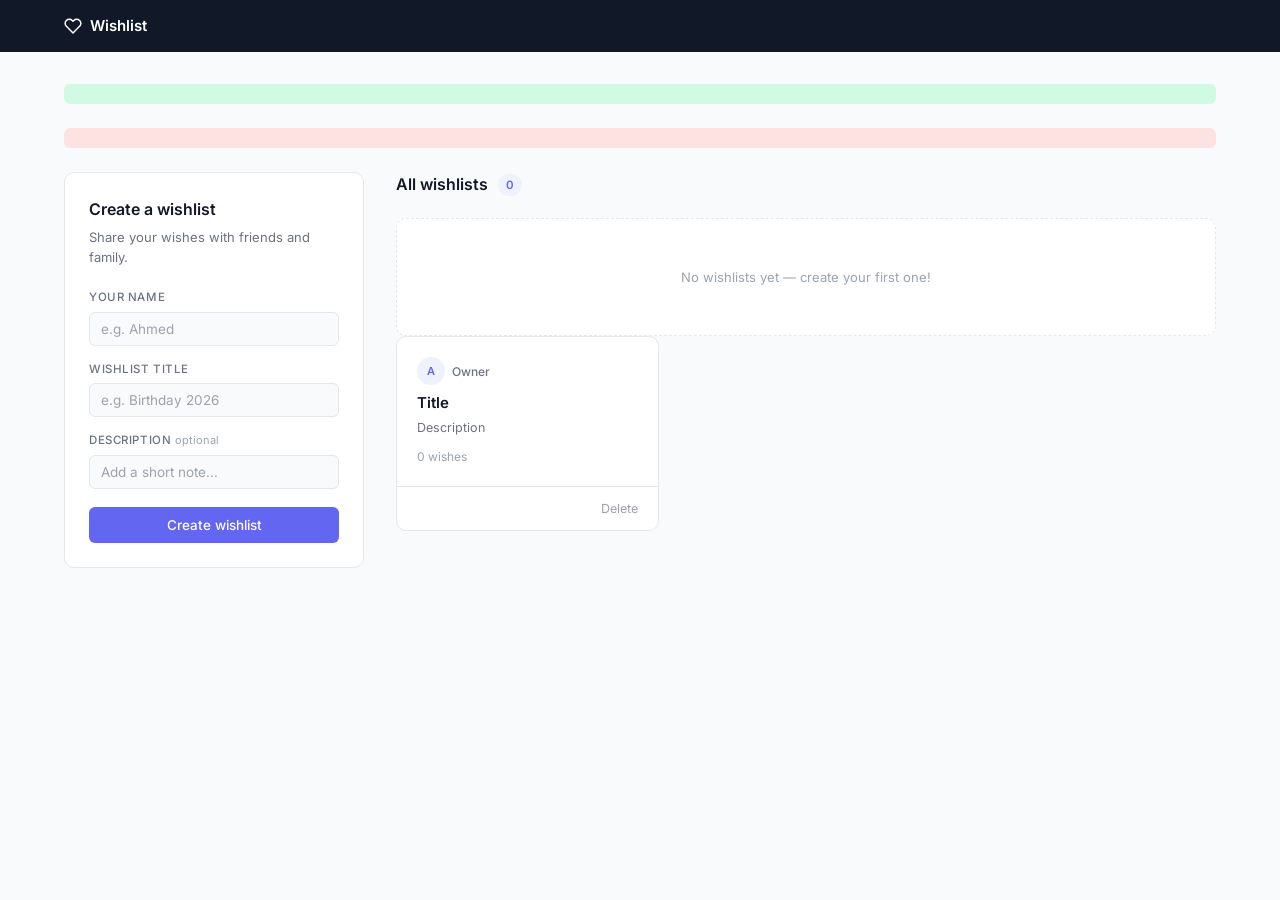
<file: src/main/resources/templates/index.html>
<!DOCTYPE html>
<html lang="en" xmlns:th="http://www.thymeleaf.org">
<head>
    <meta charset="UTF-8">
    <meta name="viewport" content="width=device-width, initial-scale=1.0">
    <title>Wishlist App</title>
    <link rel="preconnect" href="https://fonts.googleapis.com">
    <link href="https://fonts.googleapis.com/css2?family=Inter:wght@300;400;500;600&display=swap" rel="stylesheet">
    <style>
        *, *::before, *::after { box-sizing: border-box; margin: 0; padding: 0; }
        :root {
            --bg: #f9fafb; --surface: #ffffff; --border: #e5e7eb;
            --text: #111827; --muted: #6b7280; --faint: #9ca3af;
            --accent: #6366f1; --accent-h: #4f46e5; --accent-light: #eef2ff;
            --green: #10b981; --green-light: #d1fae5;
            --red: #ef4444; --red-light: #fee2e2;
            --radius: 10px; --radius-sm: 6px;
        }
        body { font-family: 'Inter', -apple-system, sans-serif; background: var(--bg); color: var(--text); font-size: 14px; line-height: 1.6; min-height: 100vh; }
        a { color: inherit; text-decoration: none; }

        .navbar { background: #111827; color: white; height: 52px; position: sticky; top: 0; z-index: 100; }
        .nav-inner { max-width: 1200px; margin: 0 auto; padding: 0 1.5rem; height: 100%; display: flex; align-items: center; }
        .nav-brand { display: flex; align-items: center; gap: 8px; font-size: 15px; font-weight: 600; }

        .page { max-width: 1200px; margin: 0 auto; padding: 2rem 1.5rem 4rem; }

        .alert { padding: 10px 14px; border-radius: var(--radius-sm); font-size: 13px; font-weight: 500; margin-bottom: 1.5rem; }
        .alert--success { background: var(--green-light); color: #065f46; }
        .alert--error { background: var(--red-light); color: #991b1b; }

        .layout { display: grid; grid-template-columns: 300px 1fr; gap: 2rem; align-items: start; }
        @media(max-width:768px){ .layout { grid-template-columns: 1fr; } }

        .sidebar { background: var(--surface); border: 1px solid var(--border); border-radius: var(--radius); padding: 1.5rem; position: sticky; top: 68px; }
        .sidebar h1 { font-size: 16px; font-weight: 600; margin-bottom: 4px; }
        .sidebar p { font-size: 13px; color: var(--muted); margin-bottom: 1.25rem; }

        .form { display: flex; flex-direction: column; gap: 14px; }
        .field { display: flex; flex-direction: column; gap: 5px; }
        .field label { font-size: 11.5px; font-weight: 500; color: var(--muted); text-transform: uppercase; letter-spacing: 0.05em; }
        .hint { font-weight: 400; color: var(--faint); text-transform: none; letter-spacing: 0; font-size: 11px; }
        .field input { border: 1px solid var(--border); border-radius: var(--radius-sm); padding: 8px 11px; font-family: 'Inter', sans-serif; font-size: 13.5px; color: var(--text); background: var(--bg); outline: none; transition: border-color 0.15s, box-shadow 0.15s; width: 100%; }
        .field input:focus { border-color: var(--accent); box-shadow: 0 0 0 3px rgba(99,102,241,0.12); background: white; }
        .field input::placeholder { color: var(--faint); }

        .btn-primary { display: flex; align-items: center; justify-content: center; width: 100%; padding: 10px; background: var(--accent); color: white; border: none; border-radius: var(--radius-sm); font-family: 'Inter', sans-serif; font-size: 13.5px; font-weight: 500; cursor: pointer; margin-top: 4px; transition: background 0.15s; }
        .btn-primary:hover { background: var(--accent-h); }

        .main { min-width: 0; }
        .main-header { display: flex; align-items: center; gap: 10px; margin-bottom: 1.25rem; }
        .main-header h2 { font-size: 16px; font-weight: 600; }
        .badge { background: var(--accent-light); color: var(--accent); font-size: 11.5px; font-weight: 600; padding: 2px 8px; border-radius: 100px; }

        .grid { display: grid; grid-template-columns: repeat(auto-fill, minmax(240px, 1fr)); gap: 1rem; }

        .card { background: var(--surface); border: 1px solid var(--border); border-radius: var(--radius); overflow: hidden; display: flex; flex-direction: column; transition: box-shadow 0.15s, transform 0.15s; }
        .card:hover { box-shadow: 0 4px 20px rgba(0,0,0,0.08); transform: translateY(-2px); }
        .card-body { padding: 1.25rem; flex: 1; border-bottom: 1px solid var(--border); display: flex; flex-direction: column; gap: 5px; }
        .card-meta { display: flex; align-items: center; gap: 7px; margin-bottom: 3px; }
        .avatar { width: 28px; height: 28px; border-radius: 50%; background: var(--accent-light); color: var(--accent); display: flex; align-items: center; justify-content: center; font-size: 11px; font-weight: 600; flex-shrink: 0; }
        .card-owner { font-size: 12px; color: var(--muted); font-weight: 500; }
        .card-title { font-size: 15px; font-weight: 600; line-height: 1.3; }
        .card-desc { font-size: 12.5px; color: var(--muted); }
        .card-count { font-size: 12px; color: var(--faint); margin-top: 4px; }
        .card-footer { padding: 0.65rem 1.25rem; display: flex; justify-content: flex-end; }
        .btn-delete { background: none; border: none; cursor: pointer; font-family: 'Inter', sans-serif; font-size: 12.5px; color: var(--faint); transition: color 0.15s; padding: 0; }
        .btn-delete:hover { color: var(--red); }

        .empty { background: var(--surface); border: 1px dashed var(--border); border-radius: var(--radius); padding: 3rem 2rem; text-align: center; color: var(--faint); font-size: 13px; }
    </style>
</head>
<body>

<nav class="navbar">
    <div class="nav-inner">
        <div class="nav-brand">
            <svg width="18" height="18" viewBox="0 0 24 24" fill="none" stroke="currentColor" stroke-width="2" stroke-linecap="round" stroke-linejoin="round"><path d="M20.84 4.61a5.5 5.5 0 0 0-7.78 0L12 5.67l-1.06-1.06a5.5 5.5 0 0 0-7.78 7.78l1.06 1.06L12 21.23l7.78-7.78 1.06-1.06a5.5 5.5 0 0 0 0-7.78z"/></svg>
            Wishlist
        </div>
    </div>
</nav>

<div class="page">

    <div th:if="${successMessage}" class="alert alert--success" th:text="${successMessage}"></div>
    <div th:if="${errorMessage}" class="alert alert--error" th:text="${errorMessage}"></div>

    <div class="layout">
        <aside class="sidebar">
            <h1>Create a wishlist</h1>
            <p>Share your wishes with friends and family.</p>
            <form th:action="@{/wishlist/create}" th:object="${wishlist}" method="post" class="form">
                <div class="field">
                    <label for="ownerName">Your name</label>
                    <input type="text" id="ownerName" th:field="*{ownerName}" placeholder="e.g. Ahmed" required>
                </div>
                <div class="field">
                    <label for="title">Wishlist title</label>
                    <input type="text" id="title" th:field="*{title}" placeholder="e.g. Birthday 2026" required>
                </div>
                <div class="field">
                    <label for="description">Description <span class="hint">optional</span></label>
                    <input type="text" id="description" th:field="*{description}" placeholder="Add a short note...">
                </div>
                <button type="submit" class="btn-primary">Create wishlist</button>
            </form>
        </aside>

        <main class="main">
            <div class="main-header">
                <h2>All wishlists</h2>
                <span class="badge" th:text="${#lists.size(wishlists)}">0</span>
            </div>

            <div th:if="${#lists.isEmpty(wishlists)}" class="empty">
                No wishlists yet — create your first one!
            </div>

            <div class="grid" th:unless="${#lists.isEmpty(wishlists)}">
                <div th:each="wishlist : ${wishlists}" class="card">
                    <a th:href="@{/wishlist/{id}(id=${wishlist.id})}" class="card-body">
                        <div class="card-meta">
                            <div class="avatar" th:text="${#strings.substring(wishlist.ownerName, 0, 1).toUpperCase()}">A</div>
                            <span class="card-owner" th:text="${wishlist.ownerName}">Owner</span>
                        </div>
                        <div class="card-title" th:text="${wishlist.title}">Title</div>
                        <div class="card-desc"
                             th:if="${wishlist.description != null and !#strings.isEmpty(wishlist.description)}"
                             th:text="${wishlist.description}">Description</div>
                        <div class="card-count">
                            <span th:text="${#lists.size(wishlist.wishes)}">0</span> wish<span th:if="${#lists.size(wishlist.wishes) != 1}">es</span>
                        </div>
                    </a>
                    <div class="card-footer">
                        <form th:action="@{/wishlist/{id}/delete(id=${wishlist.id})}" method="post">
                            <button type="submit" class="btn-delete" onclick="return confirm('Delete this wishlist?')">Delete</button>
                        </form>
                    </div>
                </div>
            </div>
        </main>
    </div>
</div>

</body>
</html>
</file>
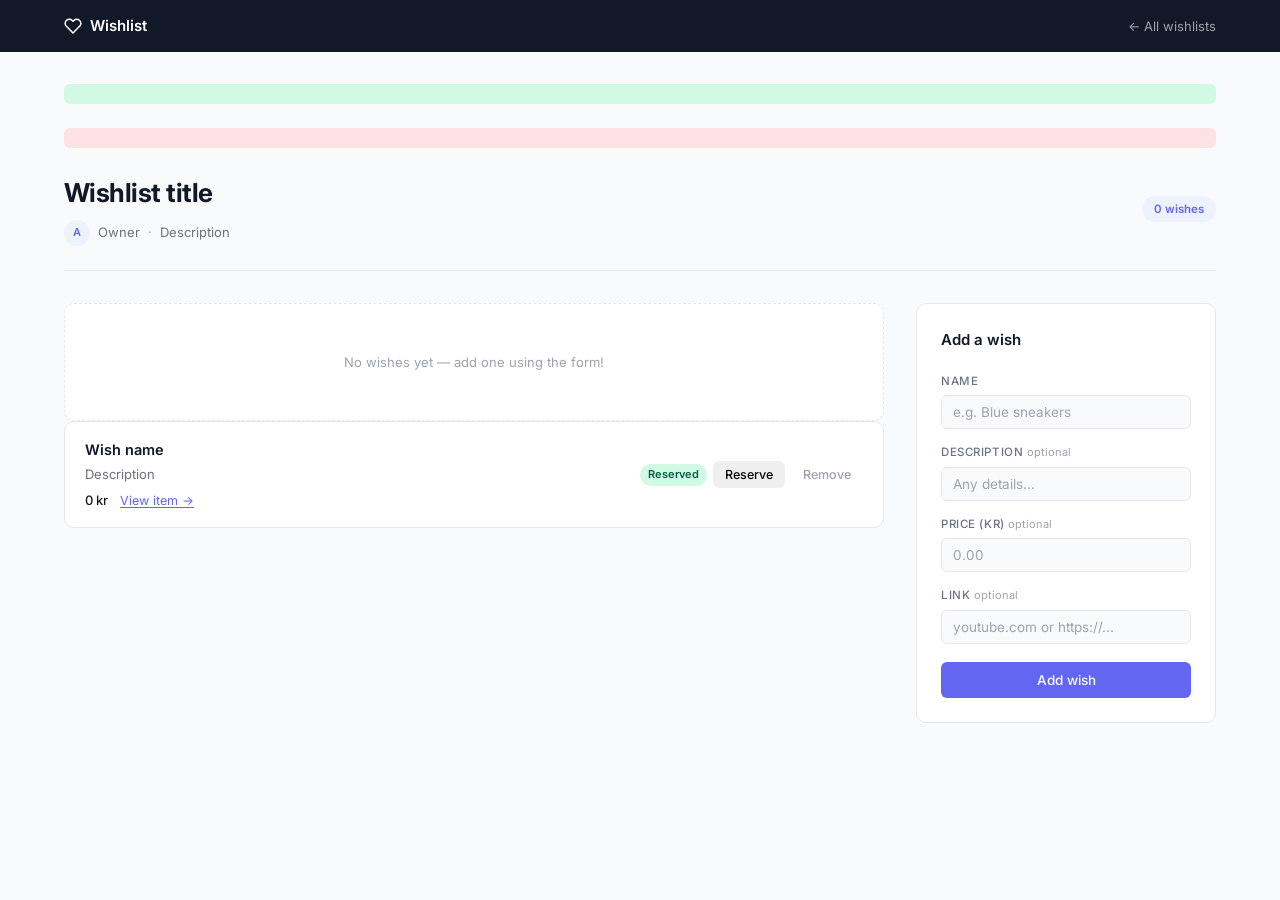
<file: src/main/resources/templates/wishlist.html>
<!DOCTYPE html>
<html lang="en" xmlns:th="http://www.thymeleaf.org">
<head>
    <meta charset="UTF-8">
    <meta name="viewport" content="width=device-width, initial-scale=1.0">
    <title th:text="${wishlist.title}">Wishlist</title>
    <link rel="preconnect" href="https://fonts.googleapis.com">
    <link href="https://fonts.googleapis.com/css2?family=Inter:wght@300;400;500;600&display=swap" rel="stylesheet">
    <style>
        *, *::before, *::after { box-sizing: border-box; margin: 0; padding: 0; }
        :root {
            --bg: #f9fafb; --surface: #ffffff; --border: #e5e7eb;
            --text: #111827; --muted: #6b7280; --faint: #9ca3af;
            --accent: #6366f1; --accent-h: #4f46e5; --accent-light: #eef2ff;
            --green: #10b981; --green-light: #d1fae5;
            --red: #ef4444; --red-light: #fee2e2;
            --radius: 10px; --radius-sm: 6px;
        }
        body { font-family: 'Inter', -apple-system, sans-serif; background: var(--bg); color: var(--text); font-size: 14px; line-height: 1.6; min-height: 100vh; }
        a { color: inherit; text-decoration: none; }

        .navbar { background: #111827; color: white; height: 52px; position: sticky; top: 0; z-index: 100; }
        .nav-inner { max-width: 1200px; margin: 0 auto; padding: 0 1.5rem; height: 100%; display: flex; align-items: center; justify-content: space-between; }
        .nav-brand { display: flex; align-items: center; gap: 8px; font-size: 15px; font-weight: 600; }
        .nav-back { font-size: 13px; color: rgba(255,255,255,0.6); transition: color 0.15s; }
        .nav-back:hover { color: white; }

        .page { max-width: 1200px; margin: 0 auto; padding: 2rem 1.5rem 4rem; }

        .alert { padding: 10px 14px; border-radius: var(--radius-sm); font-size: 13px; font-weight: 500; margin-bottom: 1.5rem; }
        .alert--success { background: var(--green-light); color: #065f46; }
        .alert--error { background: var(--red-light); color: #991b1b; }

        .page-header { display: flex; align-items: flex-start; justify-content: space-between; gap: 1rem; margin-bottom: 2rem; padding-bottom: 1.5rem; border-bottom: 1px solid var(--border); }
        .page-title h1 { font-size: 26px; font-weight: 700; letter-spacing: -0.02em; margin-bottom: 6px; }
        .page-meta { display: flex; align-items: center; gap: 8px; font-size: 13px; color: var(--muted); }
        .avatar { width: 26px; height: 26px; border-radius: 50%; background: var(--accent-light); color: var(--accent); display: flex; align-items: center; justify-content: center; font-size: 11px; font-weight: 600; flex-shrink: 0; }
        .dot { color: var(--faint); }
        .badge { background: var(--accent-light); color: var(--accent); font-size: 11.5px; font-weight: 600; padding: 4px 12px; border-radius: 100px; white-space: nowrap; align-self: center; }

        .layout { display: grid; grid-template-columns: 1fr 300px; gap: 2rem; align-items: start; }
        @media(max-width:768px){ .layout { grid-template-columns: 1fr; } .sidebar { order: -1; } }

        .sidebar { background: var(--surface); border: 1px solid var(--border); border-radius: var(--radius); padding: 1.5rem; position: sticky; top: 68px; }
        .sidebar h2 { font-size: 15px; font-weight: 600; margin-bottom: 1.25rem; }

        .form { display: flex; flex-direction: column; gap: 14px; }
        .field { display: flex; flex-direction: column; gap: 5px; }
        .field label { font-size: 11.5px; font-weight: 500; color: var(--muted); text-transform: uppercase; letter-spacing: 0.05em; }
        .hint { font-weight: 400; color: var(--faint); text-transform: none; letter-spacing: 0; font-size: 11px; }
        .field input { border: 1px solid var(--border); border-radius: var(--radius-sm); padding: 8px 11px; font-family: 'Inter', sans-serif; font-size: 13.5px; color: var(--text); background: var(--bg); outline: none; transition: border-color 0.15s, box-shadow 0.15s; width: 100%; }
        .field input:focus { border-color: var(--accent); box-shadow: 0 0 0 3px rgba(99,102,241,0.12); background: white; }
        .field input::placeholder { color: var(--faint); }
        .btn-primary { display: flex; align-items: center; justify-content: center; width: 100%; padding: 10px; background: var(--accent); color: white; border: none; border-radius: var(--radius-sm); font-family: 'Inter', sans-serif; font-size: 13.5px; font-weight: 500; cursor: pointer; margin-top: 4px; transition: background 0.15s; }
        .btn-primary:hover { background: var(--accent-h); }

        .wish-list { display: flex; flex-direction: column; gap: 10px; }

        .wish-card { background: var(--surface); border: 1px solid var(--border); border-radius: var(--radius); padding: 1rem 1.25rem; display: flex; align-items: center; justify-content: space-between; gap: 1rem; transition: opacity 0.15s; }
        .wish-card--reserved { opacity: 0.45; }
        .wish-left { flex: 1; min-width: 0; }
        .wish-name { font-size: 14.5px; font-weight: 600; margin-bottom: 2px; }
        .wish-desc { font-size: 13px; color: var(--muted); margin-bottom: 6px; }
        .wish-footer { display: flex; align-items: center; gap: 12px; }
        .wish-price { font-size: 13px; font-weight: 500; }
        .wish-link { font-size: 12.5px; color: var(--accent); text-decoration: underline; text-underline-offset: 2px; }
        .wish-link:hover { opacity: 0.7; }
        .wish-actions { display: flex; align-items: center; gap: 6px; flex-shrink: 0; }

        .reserved-tag { font-size: 11px; font-weight: 600; background: var(--green-light); color: #065f46; padding: 2px 8px; border-radius: 100px; white-space: nowrap; }

        .btn { display: inline-flex; align-items: center; justify-content: center; border-radius: var(--radius-sm); cursor: pointer; font-family: 'Inter', sans-serif; font-weight: 500; font-size: 12.5px; padding: 5px 11px; transition: all 0.15s; white-space: nowrap; border: 1px solid transparent; }
        .btn-outline { background: transparent; border-color: var(--border); color: var(--muted); }
        .btn-outline:hover { border-color: var(--green); color: #065f46; background: var(--green-light); }
        .btn-reserved { background: var(--green-light); color: #065f46; }
        .btn-reserved:hover { background: var(--green); color: white; }
        .btn-ghost { background: transparent; color: var(--faint); }
        .btn-ghost:hover { color: var(--red); background: var(--red-light); }

        .empty { background: var(--surface); border: 1px dashed var(--border); border-radius: var(--radius); padding: 3rem 2rem; text-align: center; color: var(--faint); font-size: 13px; }
    </style>
</head>
<body>

<nav class="navbar">
    <div class="nav-inner">
        <div class="nav-brand">
            <svg width="18" height="18" viewBox="0 0 24 24" fill="none" stroke="currentColor" stroke-width="2" stroke-linecap="round" stroke-linejoin="round"><path d="M20.84 4.61a5.5 5.5 0 0 0-7.78 0L12 5.67l-1.06-1.06a5.5 5.5 0 0 0-7.78 7.78l1.06 1.06L12 21.23l7.78-7.78 1.06-1.06a5.5 5.5 0 0 0 0-7.78z"/></svg>
            Wishlist
        </div>
        <a th:href="@{/}" class="nav-back">← All wishlists</a>
    </div>
</nav>

<div class="page">

    <div th:if="${successMessage}" class="alert alert--success" th:text="${successMessage}"></div>
    <div th:if="${errorMessage}" class="alert alert--error" th:text="${errorMessage}"></div>

    <div class="page-header">
        <div class="page-title">
            <h1 th:text="${wishlist.title}">Wishlist title</h1>
            <div class="page-meta">
                <div class="avatar" th:text="${#strings.substring(wishlist.ownerName, 0, 1).toUpperCase()}">A</div>
                <span th:text="${wishlist.ownerName}">Owner</span>
                <span class="dot" th:if="${wishlist.description != null and !#strings.isEmpty(wishlist.description)}">·</span>
                <span th:if="${wishlist.description != null and !#strings.isEmpty(wishlist.description)}" th:text="${wishlist.description}">Description</span>
            </div>
        </div>
        <span class="badge"><span th:text="${#lists.size(wishlist.wishes)}">0</span> wishes</span>
    </div>

    <div class="layout">
        <section>
            <div th:if="${#lists.isEmpty(wishlist.wishes)}" class="empty">
                No wishes yet — add one using the form!
            </div>

            <div class="wish-list" th:unless="${#lists.isEmpty(wishlist.wishes)}">
                <div th:each="wish : ${wishlist.wishes}"
                     class="wish-card"
                     th:classappend="${wish.reserved} ? ' wish-card--reserved' : ''">

                    <div class="wish-left">
                        <div class="wish-name" th:text="${wish.name}">Wish name</div>
                        <div class="wish-desc"
                             th:if="${wish.description != null and !#strings.isEmpty(wish.description)}"
                             th:text="${wish.description}">Description</div>
                        <div class="wish-footer">
                            <span class="wish-price" th:if="${wish.price != null}" th:text="${wish.price} + ' kr'">0 kr</span>
                            <a class="wish-link"
                               th:if="${wish.link != null and !#strings.isEmpty(wish.link)}"
                               th:href="${wish.link}" target="_blank">View item →</a>
                        </div>
                    </div>

                    <div class="wish-actions">
                        <span class="reserved-tag" th:if="${wish.reserved}">Reserved</span>
                        <form th:action="@{/wishlist/{wlId}/wish/{wId}/reserve(wlId=${wishlist.id}, wId=${wish.id})}" method="post">
                            <button type="submit" class="btn"
                                    th:classappend="${wish.reserved} ? ' btn-reserved' : ' btn-outline'"
                                    th:text="${wish.reserved} ? 'Unreserve' : 'Reserve'">Reserve</button>
                        </form>
                        <form th:action="@{/wishlist/{wlId}/wish/{wId}/delete(wlId=${wishlist.id}, wId=${wish.id})}" method="post">
                            <button type="submit" class="btn btn-ghost" onclick="return confirm('Remove this wish?')">Remove</button>
                        </form>
                    </div>
                </div>
            </div>
        </section>

        <aside class="sidebar">
            <h2>Add a wish</h2>
            <form th:action="@{/wishlist/{id}/wish/create(id=${wishlist.id})}" th:object="${wish}" method="post" class="form">
                <div class="field">
                    <label for="name">Name</label>
                    <input type="text" id="name" th:field="*{name}" placeholder="e.g. Blue sneakers" required>
                </div>
                <div class="field">
                    <label for="description">Description <span class="hint">optional</span></label>
                    <input type="text" id="description" th:field="*{description}" placeholder="Any details...">
                </div>
                <div class="field">
                    <label for="price">Price (kr) <span class="hint">optional</span></label>
                    <input type="number" step="0.01" id="price" th:field="*{price}" placeholder="0.00">
                </div>
                <div class="field">
                    <label for="link">Link <span class="hint">optional</span></label>
                    <input type="text" id="link" th:field="*{link}" placeholder="youtube.com or https://...">
                </div>
                <button type="submit" class="btn-primary">Add wish</button>
            </form>
        </aside>
    </div>
</div>

</body>
</html>
</file>
